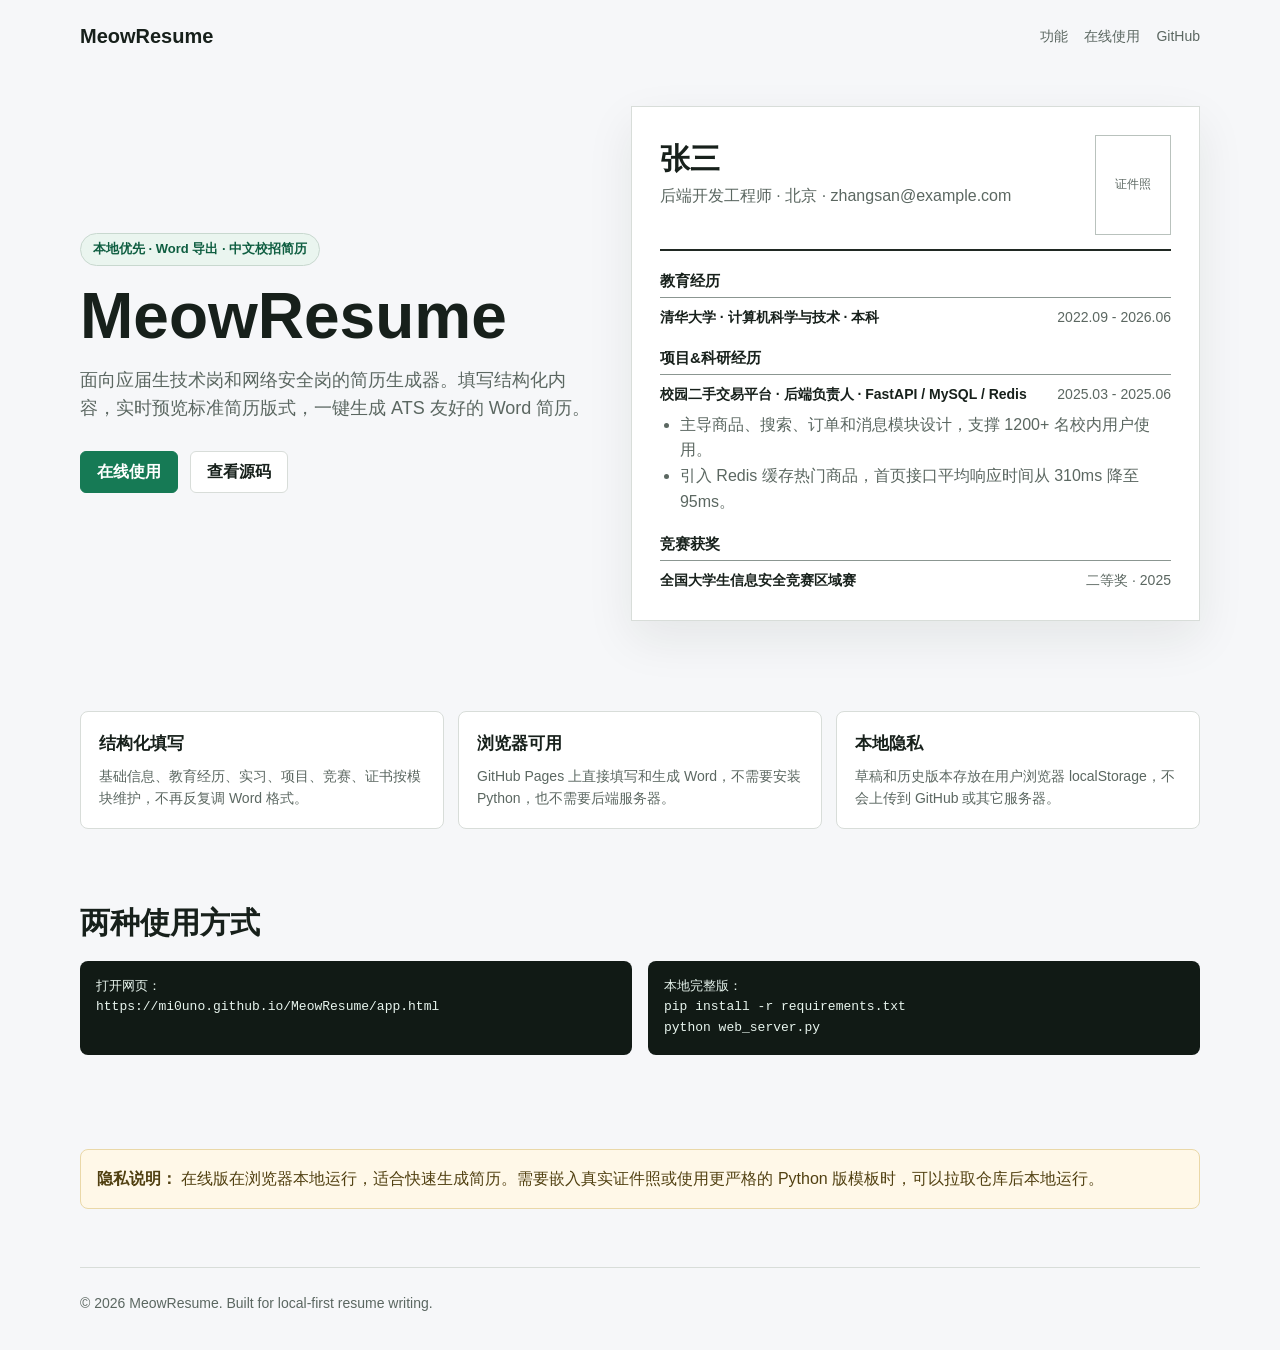
<file: index.html>
<!doctype html>
<html lang="zh-CN">
  <head>
    <meta charset="utf-8" />
    <meta name="viewport" content="width=device-width, initial-scale=1" />
    <title>MeowResume - 应届生大厂简历 Word 生成器</title>
    <meta
      name="description"
      content="MeowResume 是一个本地优先的中文简历生成器，填写结构化内容即可生成 ATS 友好的 Word 简历。"
    />
    <style>
      :root {
        --bg: #f6f7f9;
        --ink: #17201b;
        --muted: #5b6761;
        --line: #d8ddd9;
        --panel: #ffffff;
        --accent: #167a55;
        --accent-strong: #0f5e41;
        --soft: #eaf5ef;
        --shadow: 0 18px 45px rgba(20, 38, 30, 0.08);
      }

      * {
        box-sizing: border-box;
      }

      body {
        margin: 0;
        font-family: "Microsoft YaHei", "PingFang SC", "Noto Sans SC", Arial, sans-serif;
        color: var(--ink);
        background: var(--bg);
        line-height: 1.6;
      }

      a {
        color: inherit;
      }

      .wrap {
        width: min(1120px, calc(100% - 36px));
        margin: 0 auto;
      }

      .top {
        display: flex;
        justify-content: space-between;
        align-items: center;
        padding: 20px 0;
      }

      .logo {
        font-weight: 800;
        font-size: 20px;
      }

      .nav {
        display: flex;
        gap: 16px;
        color: var(--muted);
        font-size: 14px;
      }

      .nav a {
        text-decoration: none;
      }

      .hero {
        min-height: 560px;
        display: grid;
        grid-template-columns: minmax(0, 0.95fr) minmax(340px, 1.05fr);
        gap: 36px;
        align-items: center;
        padding: 34px 0 56px;
      }

      .eyebrow {
        display: inline-flex;
        border: 1px solid #c8d8cf;
        background: var(--soft);
        color: var(--accent-strong);
        border-radius: 999px;
        padding: 5px 12px;
        font-size: 13px;
        font-weight: 700;
      }

      h1 {
        margin: 18px 0 16px;
        font-size: clamp(38px, 5vw, 68px);
        line-height: 1.02;
      }

      .lead {
        margin: 0;
        color: var(--muted);
        font-size: 18px;
        max-width: 650px;
      }

      .actions {
        display: flex;
        flex-wrap: wrap;
        gap: 12px;
        margin-top: 28px;
      }

      .btn {
        display: inline-flex;
        align-items: center;
        justify-content: center;
        min-height: 42px;
        padding: 0 16px;
        border-radius: 6px;
        border: 1px solid var(--line);
        text-decoration: none;
        font-weight: 700;
        background: var(--panel);
      }

      .btn.primary {
        background: var(--accent);
        border-color: var(--accent);
        color: #fff;
      }

      .preview {
        background: var(--panel);
        border: 1px solid var(--line);
        box-shadow: var(--shadow);
        padding: 28px;
        min-height: 460px;
      }

      .paper-head {
        display: flex;
        justify-content: space-between;
        gap: 20px;
        align-items: flex-start;
        border-bottom: 2px solid #202923;
        padding-bottom: 14px;
      }

      .paper-head strong {
        font-size: 30px;
        display: block;
      }

      .paper-head span,
      .paper p,
      .paper li {
        color: var(--muted);
      }

      .photo {
        width: 76px;
        height: 100px;
        border: 1px solid #b9c2bd;
        display: grid;
        place-items: center;
        color: var(--muted);
        font-size: 12px;
      }

      .paper h2 {
        font-size: 15px;
        border-bottom: 1px solid #8b9691;
        padding-bottom: 4px;
        margin: 18px 0 8px;
      }

      .row {
        display: grid;
        grid-template-columns: minmax(0, 1fr) max-content;
        gap: 18px;
        font-weight: 700;
        font-size: 14px;
      }

      .row span:last-child {
        color: var(--muted);
        font-weight: 500;
      }

      .paper ul {
        margin: 6px 0 0 20px;
        padding: 0;
      }

      .grid {
        display: grid;
        grid-template-columns: repeat(3, minmax(0, 1fr));
        gap: 14px;
        padding: 34px 0;
      }

      .card {
        background: var(--panel);
        border: 1px solid var(--line);
        border-radius: 8px;
        padding: 18px;
      }

      .card h3 {
        margin: 0 0 8px;
        font-size: 17px;
      }

      .card p {
        margin: 0;
        color: var(--muted);
        font-size: 14px;
      }

      .section {
        padding: 36px 0 58px;
      }

      .section h2 {
        margin: 0 0 14px;
        font-size: 30px;
      }

      .commands {
        display: grid;
        grid-template-columns: repeat(2, minmax(0, 1fr));
        gap: 16px;
      }

      pre {
        margin: 0;
        overflow: auto;
        background: #111a15;
        color: #e8f5ee;
        border-radius: 8px;
        padding: 16px;
        font-size: 13px;
      }

      .privacy {
        background: #fff8e8;
        border: 1px solid #ead8a8;
        border-radius: 8px;
        padding: 16px;
        color: #514011;
      }

      footer {
        border-top: 1px solid var(--line);
        padding: 24px 0 36px;
        color: var(--muted);
        font-size: 14px;
      }

      @media (max-width: 860px) {
        .top {
          gap: 12px;
          flex-direction: column;
          align-items: flex-start;
        }

        .hero,
        .grid,
        .commands {
          grid-template-columns: 1fr;
        }

        .hero {
          min-height: 0;
          padding-top: 20px;
        }

        .preview {
          padding: 18px;
        }
      }
    </style>
  </head>
  <body>
    <header class="wrap top">
      <div class="logo">MeowResume</div>
      <nav class="nav" aria-label="页面导航">
        <a href="#features">功能</a>
        <a href="./app.html">在线使用</a>
        <a href="https://github.com/Mi0uno/MeowResume">GitHub</a>
      </nav>
    </header>

    <main>
      <section class="wrap hero">
        <div>
          <span class="eyebrow">本地优先 · Word 导出 · 中文校招简历</span>
          <h1>MeowResume</h1>
          <p class="lead">
            面向应届生技术岗和网络安全岗的简历生成器。填写结构化内容，实时预览标准简历版式，一键生成 ATS 友好的 Word 简历。
          </p>
          <div class="actions">
            <a class="btn primary" href="./app.html">在线使用</a>
            <a class="btn" href="https://github.com/Mi0uno/MeowResume">查看源码</a>
          </div>
        </div>

        <div class="preview paper" aria-label="简历效果示意">
          <div class="paper-head">
            <div>
              <strong>张三</strong>
              <span>后端开发工程师 · 北京 · zhangsan@example.com</span>
            </div>
            <div class="photo">证件照</div>
          </div>

          <h2>教育经历</h2>
          <div class="row">
            <span>清华大学 · 计算机科学与技术 · 本科</span>
            <span>2022.09 - 2026.06</span>
          </div>

          <h2>项目&科研经历</h2>
          <div class="row">
            <span>校园二手交易平台 · 后端负责人 · FastAPI / MySQL / Redis</span>
            <span>2025.03 - 2025.06</span>
          </div>
          <ul>
            <li>主导商品、搜索、订单和消息模块设计，支撑 1200+ 名校内用户使用。</li>
            <li>引入 Redis 缓存热门商品，首页接口平均响应时间从 310ms 降至 95ms。</li>
          </ul>

          <h2>竞赛获奖</h2>
          <div class="row">
            <span>全国大学生信息安全竞赛区域赛</span>
            <span>二等奖 · 2025</span>
          </div>
        </div>
      </section>

      <section class="wrap grid" id="features">
        <article class="card">
          <h3>结构化填写</h3>
          <p>基础信息、教育经历、实习、项目、竞赛、证书按模块维护，不再反复调 Word 格式。</p>
        </article>
        <article class="card">
          <h3>浏览器可用</h3>
          <p>GitHub Pages 上直接填写和生成 Word，不需要安装 Python，也不需要后端服务器。</p>
        </article>
        <article class="card">
          <h3>本地隐私</h3>
          <p>草稿和历史版本存放在用户浏览器 localStorage，不会上传到 GitHub 或其它服务器。</p>
        </article>
      </section>

      <section class="wrap section" id="start">
        <h2>两种使用方式</h2>
        <div class="commands">
          <pre><code>打开网页：
https://mi0uno.github.io/MeowResume/app.html</code></pre>
          <pre><code>本地完整版：
pip install -r requirements.txt
python web_server.py</code></pre>
        </div>
      </section>

      <section class="wrap section">
        <div class="privacy">
          <strong>隐私说明：</strong>
          在线版在浏览器本地运行，适合快速生成简历。需要嵌入真实证件照或使用更严格的 Python 版模板时，可以拉取仓库后本地运行。
        </div>
      </section>
    </main>

    <footer class="wrap">
      © 2026 MeowResume. Built for local-first resume writing.
    </footer>
  </body>
</html>
</file>
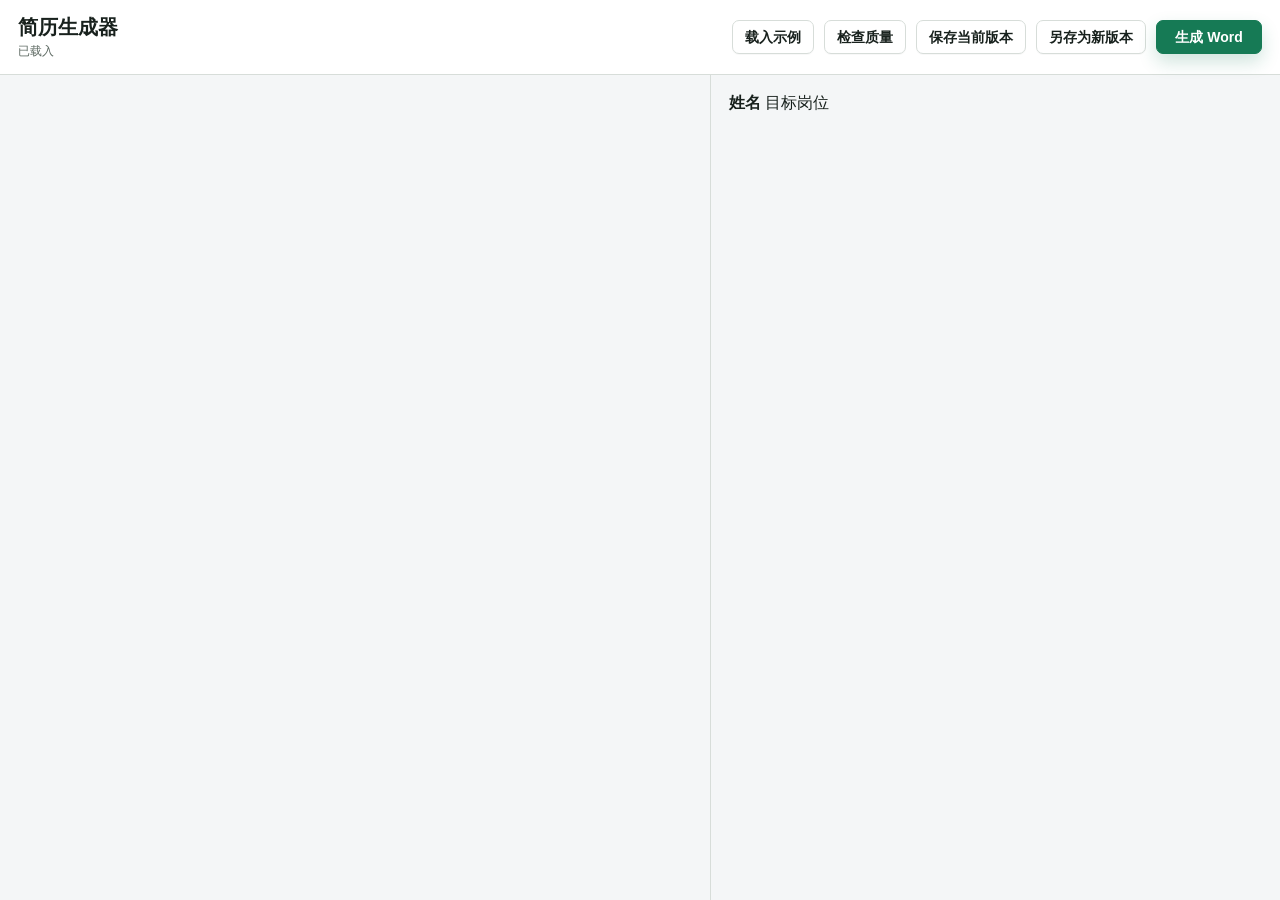
<file: web/index.html>
<!doctype html>
<html lang="zh-CN">
  <head>
    <meta charset="utf-8" />
    <meta name="viewport" content="width=device-width, initial-scale=1" />
    <title>简历生成器</title>
    <link rel="icon" href="data:," />
    <link rel="stylesheet" href="/styles.css" />
  </head>
  <body>
    <div class="app-shell">
      <header class="topbar">
        <div class="brand">
          <div class="brand-title">
            <strong>简历生成器</strong>
            <span id="draftMeta"></span>
          </div>
          <span id="saveState" class="save-state">已载入</span>
        </div>
        <div class="top-actions">
          <button class="ghost" id="loadSampleBtn" type="button">载入示例</button>
          <button class="ghost" id="analyzeBtn" type="button">检查质量</button>
          <button class="ghost" id="saveVersionBtn" type="button">保存当前版本</button>
          <button class="ghost" id="saveAsVersionBtn" type="button">另存为新版本</button>
          <button class="primary" id="generateBtn" type="button">生成 Word</button>
        </div>
      </header>

      <main class="workspace">
        <aside class="section-nav" id="sectionNav" aria-label="简历模块"></aside>

        <section class="editor-pane" aria-label="内容编辑">
          <div id="sectionBody"></div>
        </section>

        <aside class="preview-pane" aria-label="简历预览">
          <div class="preview-header">
            <strong id="previewName">姓名</strong>
            <span id="previewRole">目标岗位</span>
          </div>
          <div class="preview-contact" id="previewContact"></div>
          <div class="quality-box" id="qualityBox"></div>
          <div class="preview-document" id="previewDocument"></div>
        </aside>
      </main>
    </div>

    <script src="/app.js"></script>
  </body>
</html>
</file>
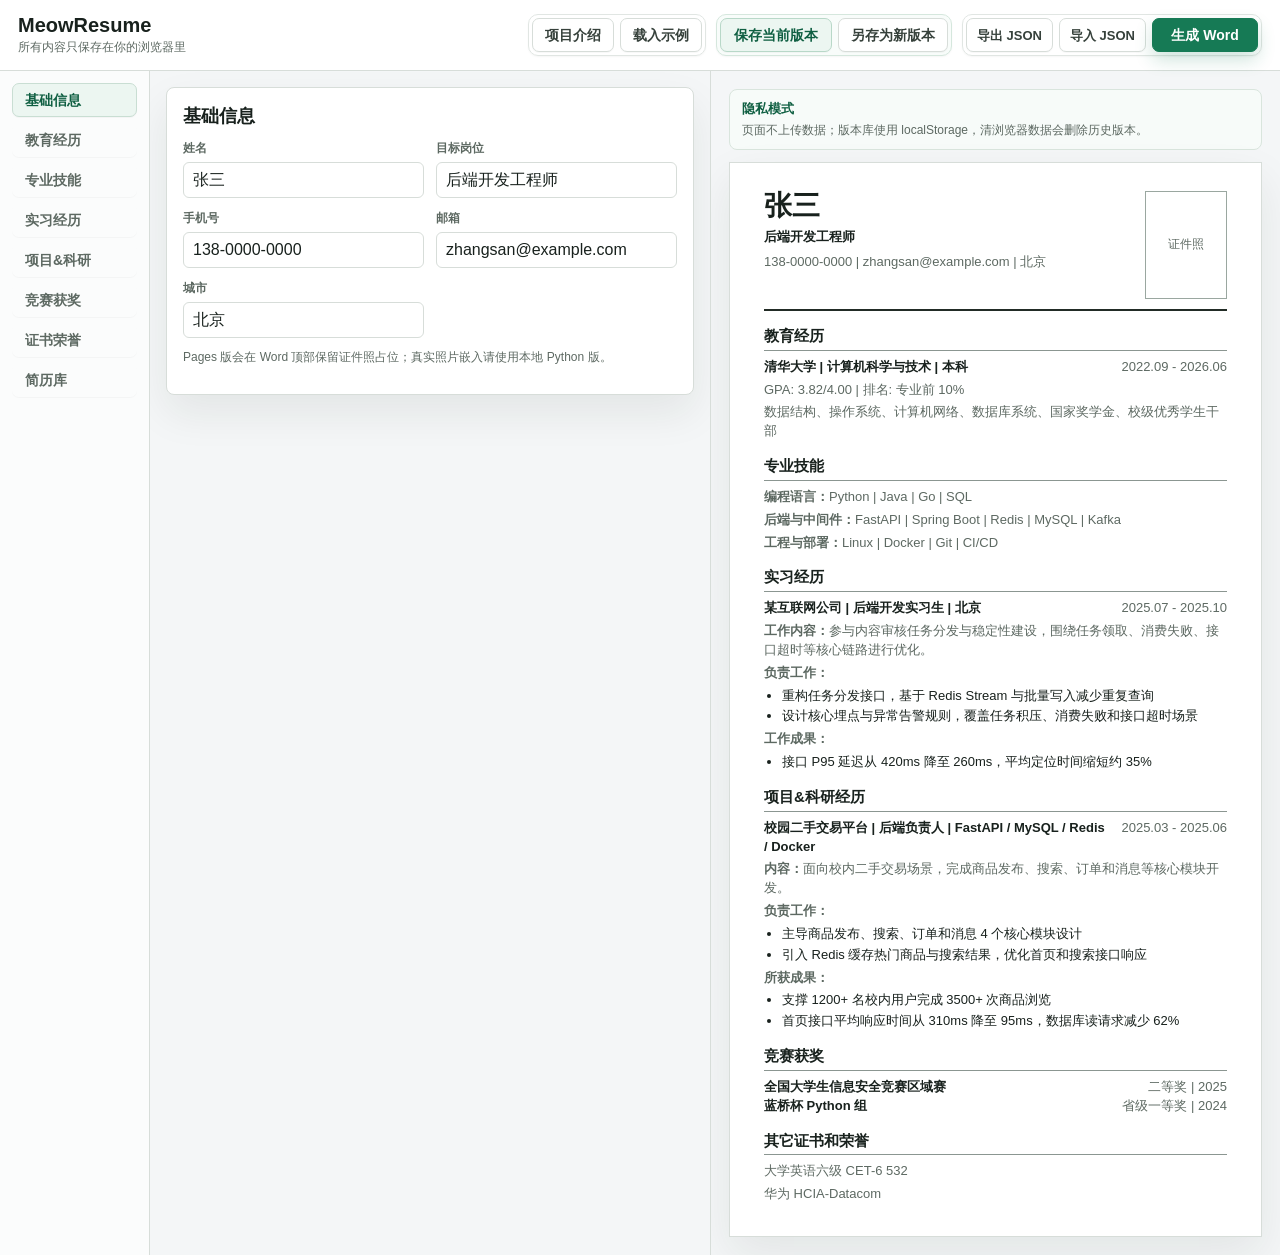
<file: app.html>
<!doctype html>
<html lang="zh-CN">
  <head>
    <meta charset="utf-8" />
    <meta name="viewport" content="width=device-width, initial-scale=1" />
    <title>MeowResume - 在线简历生成器</title>
    <meta
      name="description"
      content="MeowResume 是一个浏览器本地运行的中文简历生成器，填写内容即可直接生成 Word 简历。"
    />
    <link rel="stylesheet" href="./styles.css" />
  </head>
  <body>
    <div class="app-shell">
      <header class="topbar">
        <div class="brand">
          <strong>MeowResume</strong>
          <span id="statusText">所有内容只保存在你的浏览器里</span>
        </div>
        <div class="top-actions" aria-label="主要操作">
          <div class="action-group">
            <a class="btn secondary link-button" href="./">项目介绍</a>
            <button class="btn secondary" id="loadSampleBtn" type="button">载入示例</button>
          </div>
          <div class="action-group save-group">
            <button class="btn save" id="saveBtn" type="button">保存当前版本</button>
            <button class="btn secondary" id="saveAsBtn" type="button">另存为新版本</button>
          </div>
          <div class="action-group">
            <button class="btn secondary compact" id="exportJsonBtn" type="button">导出 JSON</button>
            <label class="btn secondary compact file-button">
              导入 JSON
              <input id="importJsonInput" type="file" accept="application/json,.json" />
            </label>
            <button class="btn primary" id="generateBtn" type="button">生成 Word</button>
          </div>
        </div>
      </header>

      <main class="workspace">
        <aside class="nav" id="sectionNav" aria-label="编辑模块"></aside>
        <section class="editor" id="editor" aria-label="内容编辑"></section>
        <aside class="preview-pane" aria-label="简历预览">
          <div class="privacy-note">
            <strong>隐私模式</strong>
            <span>页面不上传数据；版本库使用 localStorage，清浏览器数据会删除历史版本。</span>
          </div>
          <article class="resume-paper" id="preview"></article>
        </aside>
      </main>
    </div>

    <script src="./app.js"></script>
  </body>
</html>
</file>
<file: styles.css>
:root {
  --bg: #f4f6f7;
  --panel: #ffffff;
  --ink: #18211d;
  --muted: #5d6962;
  --line: #d7ddd9;
  --line-strong: #9aa7a0;
  --accent: #167a55;
  --accent-dark: #0f5f42;
  --danger: #b7352d;
  --soft: #ecf6f1;
  --shadow: 0 18px 42px rgba(22, 37, 30, 0.08);
}

* {
  box-sizing: border-box;
}

body {
  margin: 0;
  min-width: 320px;
  background: var(--bg);
  color: var(--ink);
  font-family: "Microsoft YaHei", "PingFang SC", "Noto Sans SC", Arial, sans-serif;
}

button,
input,
textarea,
select {
  font: inherit;
}

button,
.file-button,
.link-button {
  font: inherit;
  height: 34px;
  border: 1px solid var(--line);
  border-radius: 7px;
  padding: 0 12px;
  background: var(--panel);
  color: var(--ink);
  cursor: pointer;
  display: inline-flex;
  align-items: center;
  justify-content: center;
  font-weight: 700;
  font-size: 14px;
  line-height: 1;
  white-space: nowrap;
  text-decoration: none;
  box-shadow: 0 1px 1px rgba(20, 32, 26, 0.03);
  transition:
    border-color 0.15s ease,
    background 0.15s ease,
    color 0.15s ease,
    box-shadow 0.15s ease,
    transform 0.08s ease;
}

button:hover,
.file-button:hover,
.link-button:hover {
  border-color: var(--line-strong);
  background: #f8faf9;
}

button:active,
.file-button:active,
.link-button:active {
  transform: translateY(1px);
}

button:focus-visible,
.file-button:focus-visible,
.link-button:focus-visible {
  outline: 2px solid rgba(22, 122, 85, 0.32);
  outline-offset: 2px;
}

.btn {
  min-width: 76px;
  border: 1px solid transparent;
}

.btn:hover {
  border-color: var(--line-strong);
}

.secondary {
  background: #fff;
  border-color: var(--line);
  color: #36413b;
  font-weight: 650;
}

.secondary:hover {
  background: #f8faf9;
  color: var(--ink);
}

.save {
  background: var(--soft);
  border-color: #b8d8c8;
  color: var(--accent-dark);
  min-width: 112px;
}

.save:hover {
  background: #dff0e7;
  border-color: #8fc7aa;
}

.primary {
  background: var(--accent);
  border-color: var(--accent);
  color: #fff;
  min-width: 106px;
  padding-inline: 16px;
  box-shadow: 0 8px 18px rgba(22, 122, 85, 0.2);
}

.primary:hover {
  background: var(--accent-dark);
  border-color: var(--accent-dark);
}

.compact {
  min-width: 84px;
  padding-inline: 10px;
  font-size: 13px;
}

.danger {
  color: var(--danger);
  border-color: #e7b9b4;
  background: #fffdfc;
}

.danger:hover {
  border-color: #d98d86;
  background: #fff5f3;
}

.file-button input {
  display: none;
}

.app-shell {
  min-height: 100vh;
  display: grid;
  grid-template-rows: auto 1fr;
}

.topbar {
  position: sticky;
  top: 0;
  z-index: 10;
  display: flex;
  justify-content: space-between;
  align-items: center;
  gap: 16px;
  padding: 14px 18px;
  border-bottom: 1px solid var(--line);
  background: rgba(255, 255, 255, 0.94);
  backdrop-filter: blur(12px);
}

.brand {
  display: grid;
  gap: 2px;
  min-width: 0;
}

.brand strong {
  font-size: 20px;
}

.brand span {
  color: var(--muted);
  font-size: 12px;
  overflow: hidden;
  text-overflow: ellipsis;
  white-space: nowrap;
}

.top-actions {
  display: flex;
  flex-wrap: wrap;
  align-items: center;
  justify-content: flex-end;
  gap: 10px;
}

.action-group {
  display: inline-flex;
  align-items: center;
  gap: 6px;
  padding: 3px;
  border: 1px solid #e1e6e3;
  border-radius: 10px;
  background: rgba(255, 255, 255, 0.76);
  box-shadow: 0 1px 2px rgba(20, 32, 26, 0.04);
}

.save-group {
  border-color: #d5e7dd;
  background: #f8fcfa;
}

.workspace {
  display: grid;
  grid-template-columns: 150px minmax(360px, 560px) minmax(460px, 1fr);
  min-height: 0;
}

.nav {
  border-right: 1px solid var(--line);
  background: #fbfcfc;
  padding: 12px;
  display: grid;
  align-content: start;
  gap: 6px;
}

.nav button {
  justify-content: flex-start;
  width: 100%;
  background: transparent;
  border-color: transparent;
  color: var(--muted);
}

.nav button.active {
  color: var(--accent-dark);
  background: var(--soft);
  border-color: #c9ded3;
}

.editor {
  padding: 16px;
  overflow: auto;
}

.panel {
  background: var(--panel);
  border: 1px solid var(--line);
  border-radius: 8px;
  box-shadow: var(--shadow);
  padding: 16px;
}

.section-head {
  display: flex;
  justify-content: space-between;
  gap: 12px;
  align-items: center;
  margin-bottom: 12px;
}

.section-head h2 {
  margin: 0;
  font-size: 18px;
}

.form-grid {
  display: grid;
  grid-template-columns: repeat(2, minmax(0, 1fr));
  gap: 12px;
}

.field {
  display: grid;
  gap: 5px;
}

.field.full {
  grid-column: 1 / -1;
}

label {
  color: var(--muted);
  font-size: 12px;
  font-weight: 700;
}

input,
textarea,
select {
  width: 100%;
  min-width: 0;
  border: 1px solid var(--line);
  border-radius: 6px;
  background: #fff;
  color: var(--ink);
  padding: 8px 9px;
  outline: none;
}

textarea {
  min-height: 92px;
  resize: vertical;
  line-height: 1.55;
}

input:focus,
textarea:focus,
select:focus {
  border-color: var(--accent);
  box-shadow: 0 0 0 3px rgba(22, 122, 85, 0.12);
}

.entry-list {
  display: grid;
  gap: 12px;
}

.entry {
  border: 1px solid var(--line);
  border-radius: 8px;
  padding: 12px;
  background: #fbfcfc;
}

.entry-head {
  display: flex;
  justify-content: space-between;
  align-items: center;
  margin-bottom: 10px;
  font-weight: 800;
}

.hint {
  color: var(--muted);
  font-size: 12px;
  margin-top: 10px;
  line-height: 1.5;
}

.save-preview {
  display: grid;
  gap: 4px;
  border: 1px solid #cfe0d7;
  background: #f7fbf9;
  border-radius: 7px;
  padding: 10px;
  margin-bottom: 12px;
}

.save-preview span {
  color: var(--muted);
  font-size: 12px;
}

.save-preview strong {
  overflow-wrap: anywhere;
}

.version-list {
  display: grid;
  gap: 8px;
}

.version-item {
  display: grid;
  grid-template-columns: minmax(0, 1fr) auto;
  gap: 10px;
  align-items: center;
  border: 1px solid var(--line);
  border-radius: 7px;
  padding: 10px;
  background: #fff;
}

.version-item.active {
  border-color: #9bcdb6;
  background: #f4fbf7;
}

.version-item strong,
.version-item span {
  display: block;
  overflow: hidden;
  text-overflow: ellipsis;
  white-space: nowrap;
}

.version-item span {
  color: var(--muted);
  font-size: 12px;
  margin-top: 2px;
}

.preview-pane {
  padding: 18px;
  overflow: auto;
  border-left: 1px solid var(--line);
}

.privacy-note {
  display: grid;
  gap: 4px;
  max-width: 820px;
  margin: 0 auto 12px;
  border: 1px solid #d9e5dd;
  border-radius: 8px;
  background: #f7fbf9;
  padding: 10px 12px;
  color: var(--muted);
  font-size: 12px;
}

.privacy-note strong {
  color: var(--accent-dark);
  font-size: 13px;
}

.resume-paper {
  max-width: 820px;
  min-height: 1060px;
  margin: 0 auto;
  padding: 28px 34px;
  background: #fff;
  border: 1px solid var(--line);
  box-shadow: var(--shadow);
  font-family: DengXian, "Microsoft YaHei", Calibri, Arial, sans-serif;
  font-size: 13px;
  line-height: 1.45;
}

.resume-top {
  display: grid;
  grid-template-columns: 1fr 82px;
  gap: 18px;
  align-items: start;
  padding-bottom: 10px;
  border-bottom: 2px solid #222c26;
}

.resume-name {
  margin: 0;
  font-size: 28px;
  line-height: 1.1;
}

.resume-role {
  margin-top: 6px;
  font-weight: 800;
}

.resume-contact {
  margin-top: 6px;
  color: var(--muted);
  overflow-wrap: anywhere;
}

.resume-photo {
  width: 82px;
  height: 108px;
  border: 1px solid #9aa7a0;
  display: grid;
  place-items: center;
  color: var(--muted);
  font-size: 12px;
}

.resume-section {
  margin-top: 14px;
}

.resume-section h2 {
  margin: 0 0 7px;
  padding-bottom: 3px;
  border-bottom: 1px solid #8b9691;
  font-size: 15px;
}

.resume-row {
  display: grid;
  grid-template-columns: minmax(0, 1fr) max-content;
  gap: 16px;
  font-weight: 800;
}

.resume-row span:last-child {
  color: var(--muted);
  font-weight: 500;
  text-align: right;
}

.resume-section p {
  margin: 4px 0;
  color: var(--muted);
}

.resume-section ul {
  margin: 4px 0 0 18px;
  padding: 0;
}

.resume-section li {
  margin: 2px 0;
}

@media (max-width: 1180px) {
  .workspace {
    grid-template-columns: 136px minmax(0, 1fr);
  }

  .preview-pane {
    display: none;
  }
}

@media (max-width: 760px) {
  .topbar {
    position: static;
    align-items: stretch;
    flex-direction: column;
  }

  .top-actions {
    display: grid;
    grid-template-columns: 1fr;
    justify-content: stretch;
  }

  .action-group {
    display: grid;
    grid-template-columns: repeat(2, minmax(0, 1fr));
    width: 100%;
  }

  .action-group:last-child {
    grid-template-columns: repeat(2, minmax(0, 1fr));
  }

  .action-group:last-child .primary {
    grid-column: 1 / -1;
  }

  .workspace {
    display: block;
  }

  .nav {
    display: flex;
    overflow-x: auto;
    border-right: 0;
    border-bottom: 1px solid var(--line);
  }

  .nav button {
    width: auto;
  }

  .form-grid {
    grid-template-columns: 1fr;
  }
}
</file>
